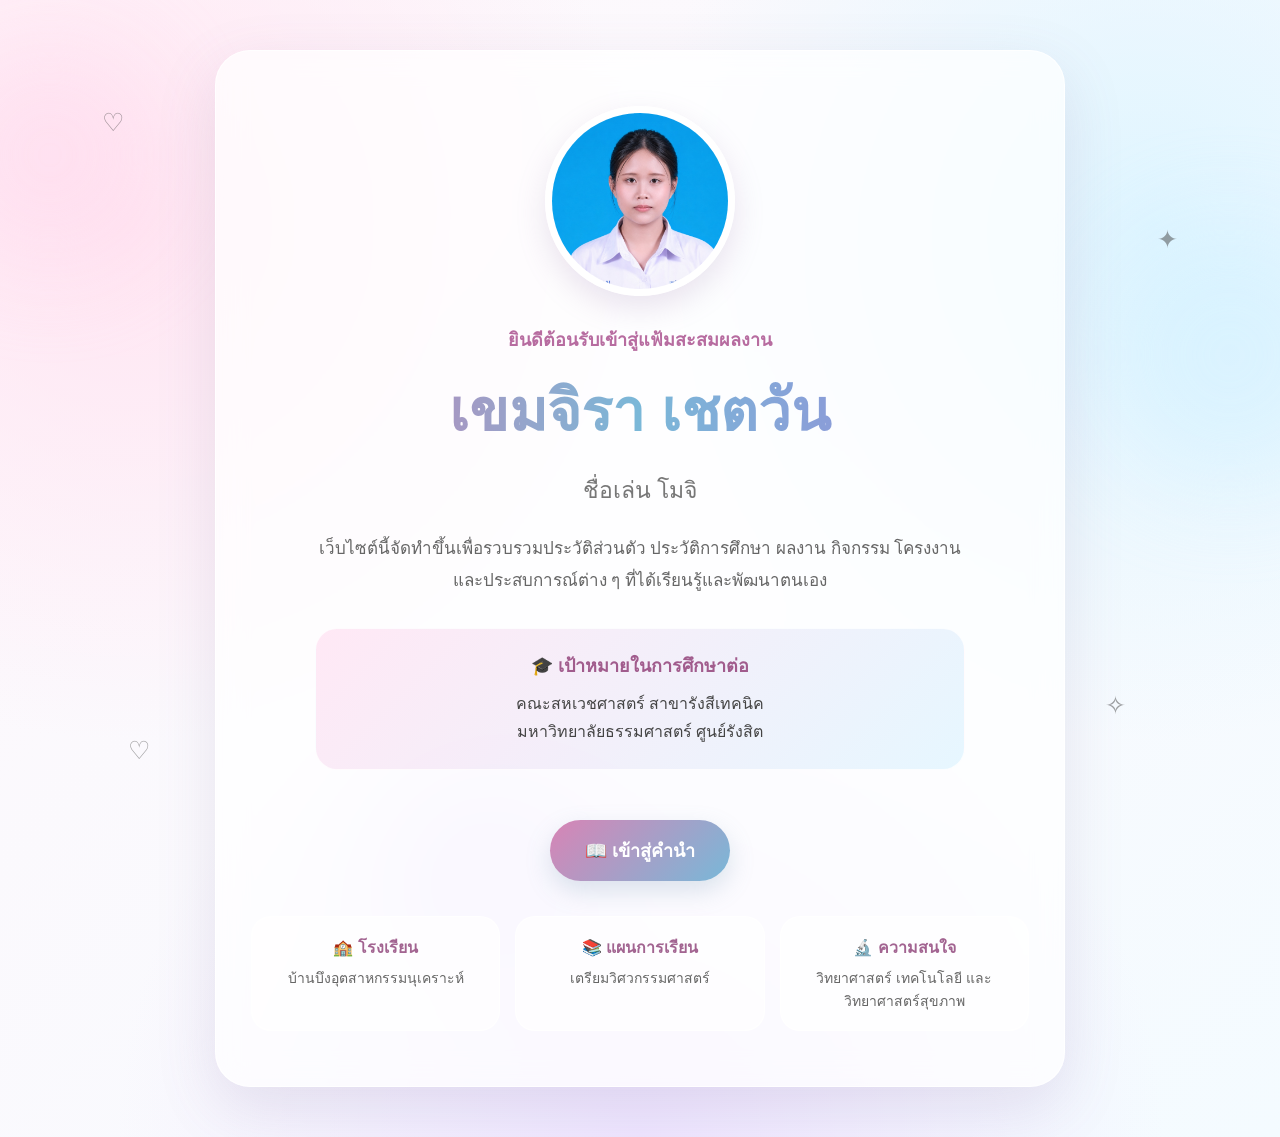
<file: index.html>
<!DOCTYPE html>
<html lang="th">

<head>
    <meta charset="UTF-8">
    <meta name="viewport" content="width=device-width, initial-scale=1.0">

    <title>แฟ้มสะสมผลงาน | เขมจิรา เชตวัน</title>

    <style>
        * {
            box-sizing: border-box;
            margin: 0;
            padding: 0;
        }

        html {
            scroll-behavior: smooth;
        }

        body {
            font-family: Arial, Tahoma, sans-serif;
            min-height: 100vh;
            background:
                radial-gradient(circle at 10% 20%, #ffe5f2 0%, transparent 35%),
                radial-gradient(circle at 90% 20%, #dff5ff 0%, transparent 35%),
                radial-gradient(circle at 50% 100%, #eee5ff 0%, transparent 40%),
                linear-gradient(135deg, #fff8fc, #f4fbff);
            color: #444;
            overflow-x: hidden;
        }

        /* =========================
           พื้นหลังลอย
        ========================= */

        .blob {
            position: fixed;
            border-radius: 50%;
            filter: blur(50px);
            opacity: 0.45;
            z-index: -1;
        }

        .blob1 {
            width: 220px;
            height: 220px;
            background: #ffd6eb;
            top: 5%;
            left: -60px;
        }

        .blob2 {
            width: 260px;
            height: 260px;
            background: #ccefff;
            right: -80px;
            top: 25%;
        }

        .blob3 {
            width: 200px;
            height: 200px;
            background: #dfd2ff;
            left: 30%;
            bottom: -70px;
        }

        /* =========================
           กล่องหลัก
        ========================= */

        .container {
            width: min(1100px, 92%);
            margin: auto;
            min-height: 100vh;
            display: flex;
            justify-content: center;
            align-items: center;
            padding: 50px 0;
        }

        .card {
            width: 100%;
            max-width: 850px;
            padding: 55px 35px;
            text-align: center;

            background: rgba(255, 255, 255, 0.72);
            border: 1px solid rgba(255, 255, 255, 0.8);
            border-radius: 35px;

            box-shadow:
                0 20px 60px rgba(120, 100, 150, 0.15);

            backdrop-filter: blur(15px);
            -webkit-backdrop-filter: blur(15px);
        }

        /* =========================
           รูปโปรไฟล์
        ========================= */

        .profile {
            width: 190px;
            height: 190px;
            object-fit: cover;
            border-radius: 50%;

            border: 7px solid rgba(255, 255, 255, 0.9);

            box-shadow:
                0 12px 30px rgba(150, 120, 170, 0.2);

            margin-bottom: 25px;
        }

        /* =========================
           ข้อความ
        ========================= */

        .welcome {
            color: #b76ca0;
            font-size: 18px;
            margin-bottom: 10px;
            font-weight: bold;
        }

        h1 {
            font-size: clamp(32px, 6vw, 58px);
            margin-bottom: 15px;

            background: linear-gradient(
                90deg,
                #d477ad,
                #7ab8d8,
                #9b82d8
            );

            -webkit-background-clip: text;
            -webkit-text-fill-color: transparent;
            background-clip: text;
        }

        .nickname {
            font-size: 23px;
            color: #777;
            margin-bottom: 25px;
        }

        .description {
            max-width: 650px;
            margin: auto;
            line-height: 1.9;
            font-size: 17px;
            color: #666;
        }

        .target {
            margin: 30px auto;
            max-width: 650px;
            padding: 22px;

            border-radius: 22px;

            background:
                linear-gradient(
                    135deg,
                    rgba(255, 225, 242, 0.75),
                    rgba(222, 244, 255, 0.75)
                );

            border: 1px solid rgba(255,255,255,0.8);
        }

        .target-title {
            font-size: 18px;
            font-weight: bold;
            color: #a15c8d;
            margin-bottom: 10px;
        }

        .target p {
            line-height: 1.8;
        }

        /* =========================
           ปุ่มเข้าสู่คำนำ
        ========================= */

        .portfolio-btn {
            display: inline-block;

            margin-top: 20px;
            padding: 16px 35px;

            text-decoration: none;
            color: white;

            font-size: 18px;
            font-weight: bold;

            border-radius: 999px;

            background: linear-gradient(
                135deg,
                #d884b5,
                #78b8d8
            );

            box-shadow:
                0 10px 25px rgba(120, 150, 180, 0.25);

            transition: 0.25s ease;
        }

        .portfolio-btn:hover {
            transform: translateY(-4px);
            box-shadow:
                0 15px 30px rgba(120, 150, 180, 0.35);
        }

        /* =========================
           ข้อมูลสั้น
        ========================= */

        .info {
            margin-top: 35px;

            display: grid;
            grid-template-columns: repeat(3, 1fr);
            gap: 15px;
        }

        .info-box {
            padding: 18px;
            border-radius: 20px;

            background: rgba(255, 255, 255, 0.65);
            border: 1px solid rgba(255,255,255,0.8);
        }

        .info-box strong {
            display: block;
            margin-bottom: 7px;
            color: #a26491;
        }

        .info-box span {
            color: #666;
            font-size: 14px;
            line-height: 1.6;
        }

        /* =========================
           หัวใจลอย
        ========================= */

        .heart {
            position: fixed;
            font-size: 25px;
            opacity: 0.5;
            animation: float 5s infinite ease-in-out;
            pointer-events: none;
        }

        .heart1 {
            top: 12%;
            left: 8%;
        }

        .heart2 {
            top: 25%;
            right: 8%;
            animation-delay: 1s;
        }

        .heart3 {
            bottom: 15%;
            left: 10%;
            animation-delay: 2s;
        }

        .heart4 {
            bottom: 20%;
            right: 12%;
            animation-delay: 3s;
        }

        @keyframes float {
            0%, 100% {
                transform: translateY(0);
            }

            50% {
                transform: translateY(-18px);
            }
        }

        /* =========================
           มือถือ
        ========================= */

        @media (max-width: 700px) {

            .container {
                width: 94%;
                padding: 25px 0;
            }

            .card {
                padding: 40px 20px;
                border-radius: 28px;
            }

            .profile {
                width: 150px;
                height: 150px;
            }

            .description {
                font-size: 15px;
            }

            .info {
                grid-template-columns: 1fr;
            }

            .portfolio-btn {
                width: 100%;
                font-size: 16px;
            }
        }
    </style>
</head>

<body>

    <!-- พื้นหลัง -->
    <div class="blob blob1"></div>
    <div class="blob blob2"></div>
    <div class="blob blob3"></div>

    <!-- หัวใจลอย -->
    <div class="heart heart1">♡</div>
    <div class="heart heart2">✦</div>
    <div class="heart heart3">♡</div>
    <div class="heart heart4">✧</div>

    <!-- เนื้อหาหลัก -->
    <div class="container">

        <div class="card">

            <!-- รูปโปรไฟล์ -->
            <img
                src="./profile.jpg.jpeg"
                alt="รูปโปรไฟล์"
                class="profile"
            >

            <div class="welcome">
                ยินดีต้อนรับเข้าสู่แฟ้มสะสมผลงาน
            </div>

            <h1>
                เขมจิรา เชตวัน
            </h1>

            <div class="nickname">
                ชื่อเล่น โมจิ
            </div>

            <p class="description">
                เว็บไซต์นี้จัดทำขึ้นเพื่อรวบรวมประวัติส่วนตัว
                ประวัติการศึกษา ผลงาน กิจกรรม
                โครงงาน และประสบการณ์ต่าง ๆ
                ที่ได้เรียนรู้และพัฒนาตนเอง
            </p>

            <div class="target">

                <div class="target-title">
                    🎓 เป้าหมายในการศึกษาต่อ
                </div>

                <p>
                    คณะสหเวชศาสตร์ สาขารังสีเทคนิค
                    <br>
                    มหาวิทยาลัยธรรมศาสตร์ ศูนย์รังสิต
                </p>

            </div>

            <!-- สำคัญมาก:
                 ปุ่มนี้ต้องไป introduction.html -->
            <a
                href="./introduction.html"
                class="portfolio-btn"
            >
                📖 เข้าสู่คำนำ
            </a>

            <!-- ข้อมูล -->
            <div class="info">

                <div class="info-box">
                    <strong>🏫 โรงเรียน</strong>
                    <span>
                        บ้านบึงอุตสาหกรรมนุเคราะห์
                    </span>
                </div>

                <div class="info-box">
                    <strong>📚 แผนการเรียน</strong>
                    <span>
                        เตรียมวิศวกรรมศาสตร์
                    </span>
                </div>

                <div class="info-box">
                    <strong>🔬 ความสนใจ</strong>
                    <span>
                        วิทยาศาสตร์ เทคโนโลยี
                        และวิทยาศาสตร์สุขภาพ
                    </span>
                </div>

            </div>

        </div>

    </div>

</body>
</html>
</file>
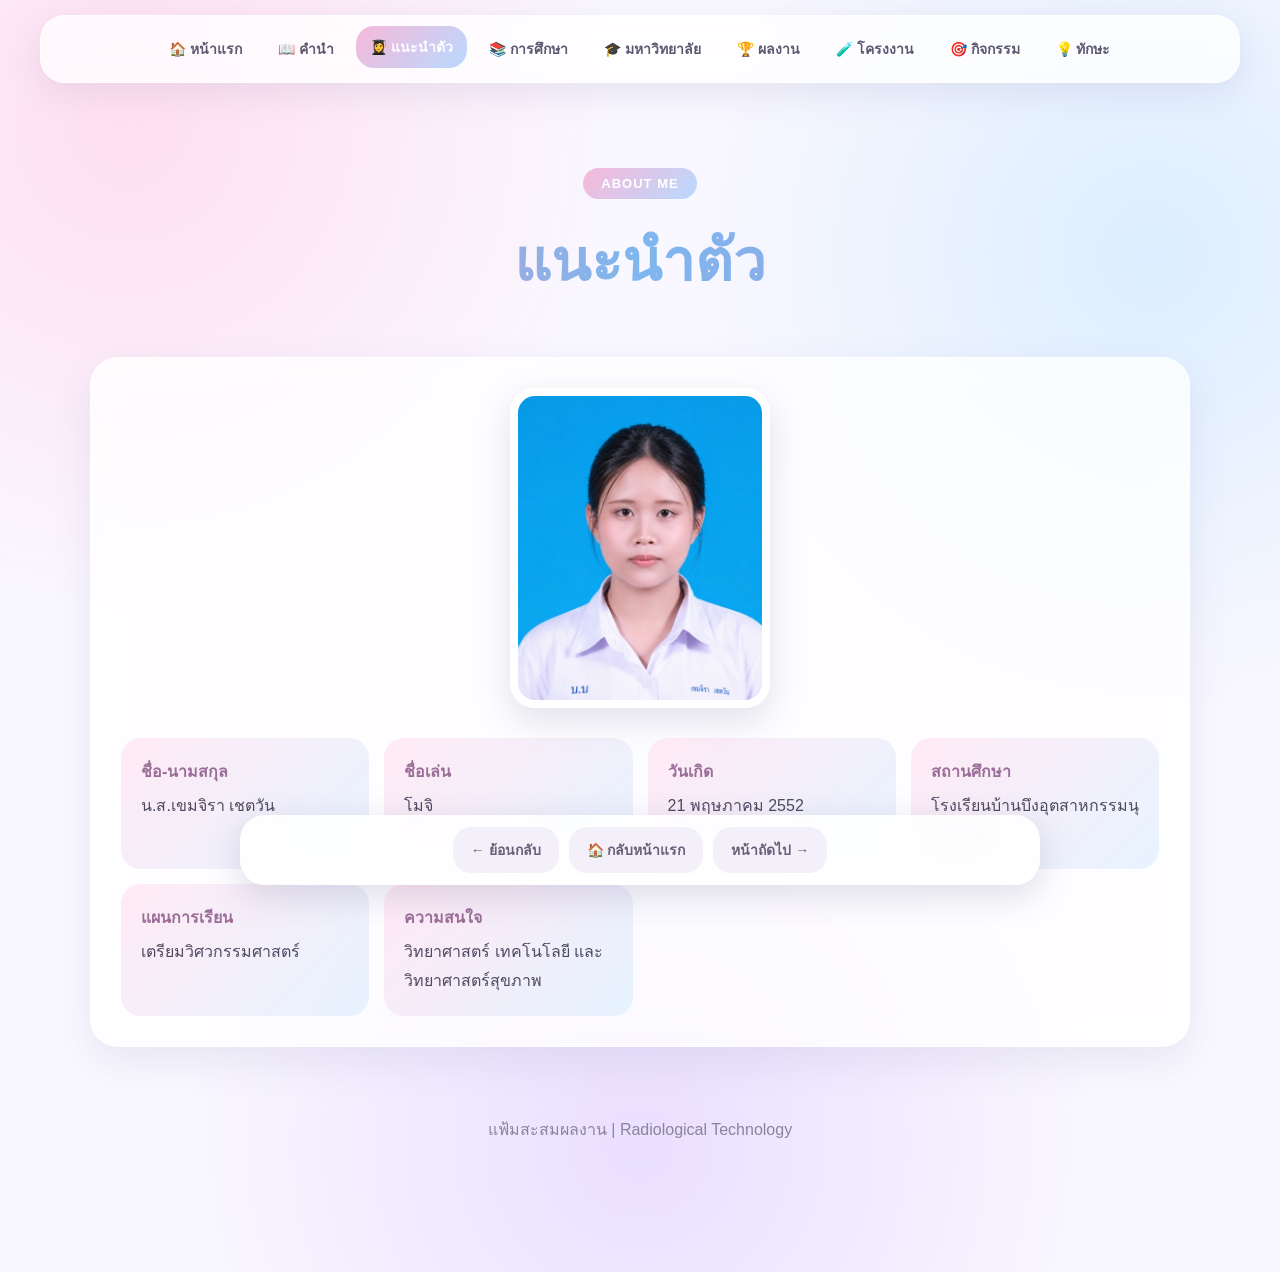
<file: about.html>
<!DOCTYPE html>
<html lang="th">

<head>

<meta charset="UTF-8">
<meta name="viewport" content="width=device-width, initial-scale=1.0">

<title>แนะนำตัว | Portfolio</title>

<link rel="stylesheet" href="./style.css">

</head>

<body>

<!-- =========================
     เมนูด้านบน
========================= -->

<div class="nav-container">

    <a href="./index.html">🏠 หน้าแรก</a>

    <a href="./introduction.html">📖 คำนำ</a>

    <a href="./about.html" class="active">👩‍🎓 แนะนำตัว</a>

    <a href="./education.html">📚 การศึกษา</a>

    <a href="./university.html">🎓 มหาวิทยาลัย</a>

    <a href="./portfolio.html">🏆 ผลงาน</a>

    <a href="./projects.html">🧪 โครงงาน</a>

    <a href="./practice.html">🎯 กิจกรรม</a>

    <a href="./skills.html">💡 ทักษะ</a>

</div>


<!-- =========================
     เนื้อหาหลัก
========================= -->

<main>

    <section class="hero">

        <span class="badge">
            ABOUT ME
        </span>

        <h1>
            แนะนำตัว
        </h1>

    </section>


    <!-- =========================
         ข้อมูลส่วนตัว
    ========================= -->

    <div class="card">

        <img
            src="./profile.jpg.jpeg"
            alt="รูปโปรไฟล์"
            class="profile-img"
        >


        <div class="info-grid">

            <div class="info-box">
                <strong>ชื่อ-นามสกุล</strong>
                น.ส.เขมจิรา เชตวัน
            </div>


            <div class="info-box">
                <strong>ชื่อเล่น</strong>
                โมจิ
            </div>


            <div class="info-box">
                <strong>วันเกิด</strong>
                21 พฤษภาคม 2552
            </div>


            <div class="info-box">
                <strong>สถานศึกษา</strong>
                โรงเรียนบ้านบึงอุตสาหกรรมนุเคราะห์
            </div>


            <div class="info-box">
                <strong>แผนการเรียน</strong>
                เตรียมวิศวกรรมศาสตร์
            </div>


            <div class="info-box">
                <strong>ความสนใจ</strong>
                วิทยาศาสตร์ เทคโนโลยี
                และวิทยาศาสตร์สุขภาพ
            </div>

        </div>

    </div>

</main>


<!-- =========================
     ปุ่มด้านล่าง
========================= -->

<div class="bottom-nav">

    <a href="./introduction.html">
        ← ย้อนกลับ
    </a>


    <a href="./index.html">
        🏠 กลับหน้าแรก
    </a>


    <a href="./education.html">
        หน้าถัดไป →
    </a>

</div>


<!-- =========================
     Footer
========================= -->

<footer>
    แฟ้มสะสมผลงาน | Radiological Technology
</footer>


</body>
</html>
</file>
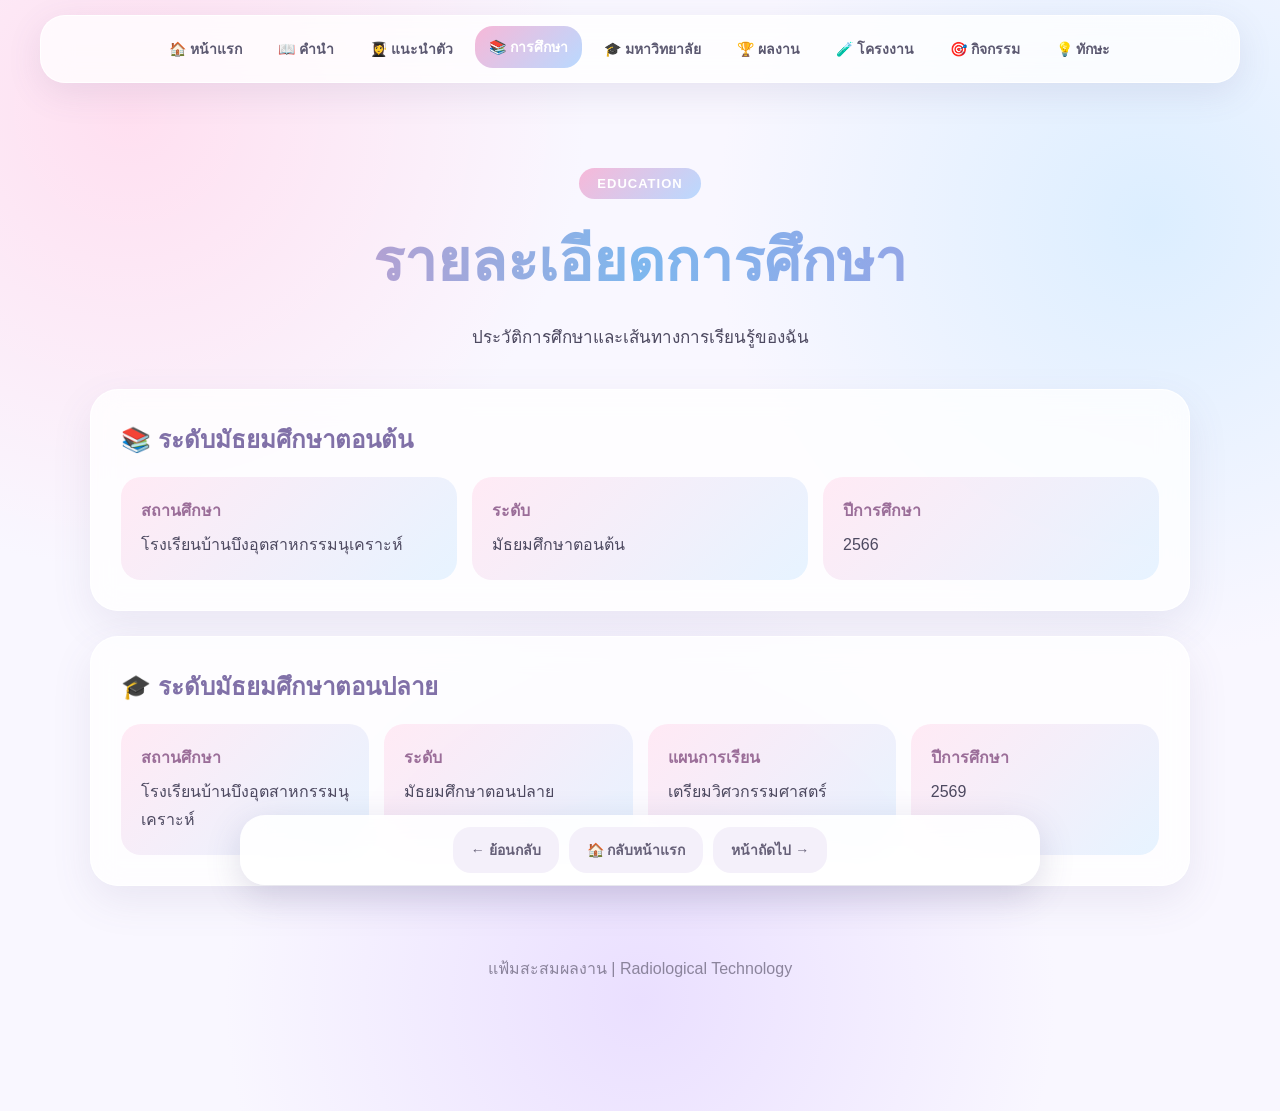
<file: education.html>
<!DOCTYPE html>
<html lang="th">

<head>
    <meta charset="UTF-8">
    <meta name="viewport" content="width=device-width, initial-scale=1.0">

    <title>การศึกษา | Portfolio</title>

    <link rel="stylesheet" href="./style.css">
</head>

<body>

    <!-- ==============================
         เมนูด้านบน
    =============================== -->

    <div class="nav-container">

        <a href="./index.html">🏠 หน้าแรก</a>

        <a href="./introduction.html">📖 คำนำ</a>

        <a href="./about.html">👩‍🎓 แนะนำตัว</a>

        <a href="./education.html" class="active">
            📚 การศึกษา
        </a>

        <a href="./university.html">🎓 มหาวิทยาลัย</a>

        <a href="./portfolio.html">🏆 ผลงาน</a>

        <a href="./projects.html">🧪 โครงงาน</a>

        <a href="./practice.html">🎯 กิจกรรม</a>

        <a href="./skills.html">💡 ทักษะ</a>

    </div>


    <!-- ==============================
         เนื้อหาหลัก
    =============================== -->

    <main>

        <!-- หัวข้อ -->

        <section class="hero">

            <span class="badge">
                EDUCATION
            </span>

            <h1>
                รายละเอียดการศึกษา
            </h1>

            <p>
                ประวัติการศึกษาและเส้นทางการเรียนรู้ของฉัน
            </p>

        </section>


        <!-- ==============================
             มัธยมศึกษาตอนต้น
        =============================== -->

        <div class="card">

            <h2>
                📚 ระดับมัธยมศึกษาตอนต้น
            </h2>

            <div class="info-grid">

                <div class="info-box">

                    <strong>
                        สถานศึกษา
                    </strong>

                    <span>
                        โรงเรียนบ้านบึงอุตสาหกรรมนุเคราะห์
                    </span>

                </div>


                <div class="info-box">

                    <strong>
                        ระดับ
                    </strong>

                    <span>
                        มัธยมศึกษาตอนต้น
                    </span>

                </div>


                <div class="info-box">

                    <strong>
                        ปีการศึกษา
                    </strong>

                    <span>
                        2566
                    </span>

                </div>

            </div>

        </div>


        <!-- ==============================
             มัธยมศึกษาตอนปลาย
        =============================== -->

        <div class="card">

            <h2>
                🎓 ระดับมัธยมศึกษาตอนปลาย
            </h2>

            <div class="info-grid">

                <div class="info-box">

                    <strong>
                        สถานศึกษา
                    </strong>

                    <span>
                        โรงเรียนบ้านบึงอุตสาหกรรมนุเคราะห์
                    </span>

                </div>


                <div class="info-box">

                    <strong>
                        ระดับ
                    </strong>

                    <span>
                        มัธยมศึกษาตอนปลาย
                    </span>

                </div>


                <div class="info-box">

                    <strong>
                        แผนการเรียน
                    </strong>

                    <span>
                        เตรียมวิศวกรรมศาสตร์
                    </span>

                </div>


                <div class="info-box">

                    <strong>
                        ปีการศึกษา
                    </strong>

                    <span>
                        2569
                    </span>

                </div>

            </div>

        </div>

    </main>


    <!-- ==============================
         ปุ่มด้านล่าง
    =============================== -->

    <div class="bottom-nav">

        <a href="./about.html">
            ← ย้อนกลับ
        </a>

        <a href="./index.html">
            🏠 กลับหน้าแรก
        </a>

        <a href="./university.html">
            หน้าถัดไป →
        </a>

    </div>


    <!-- ==============================
         Footer
    =============================== -->

    <footer>
        แฟ้มสะสมผลงาน | Radiological Technology
    </footer>

</body>
</html>
</file>
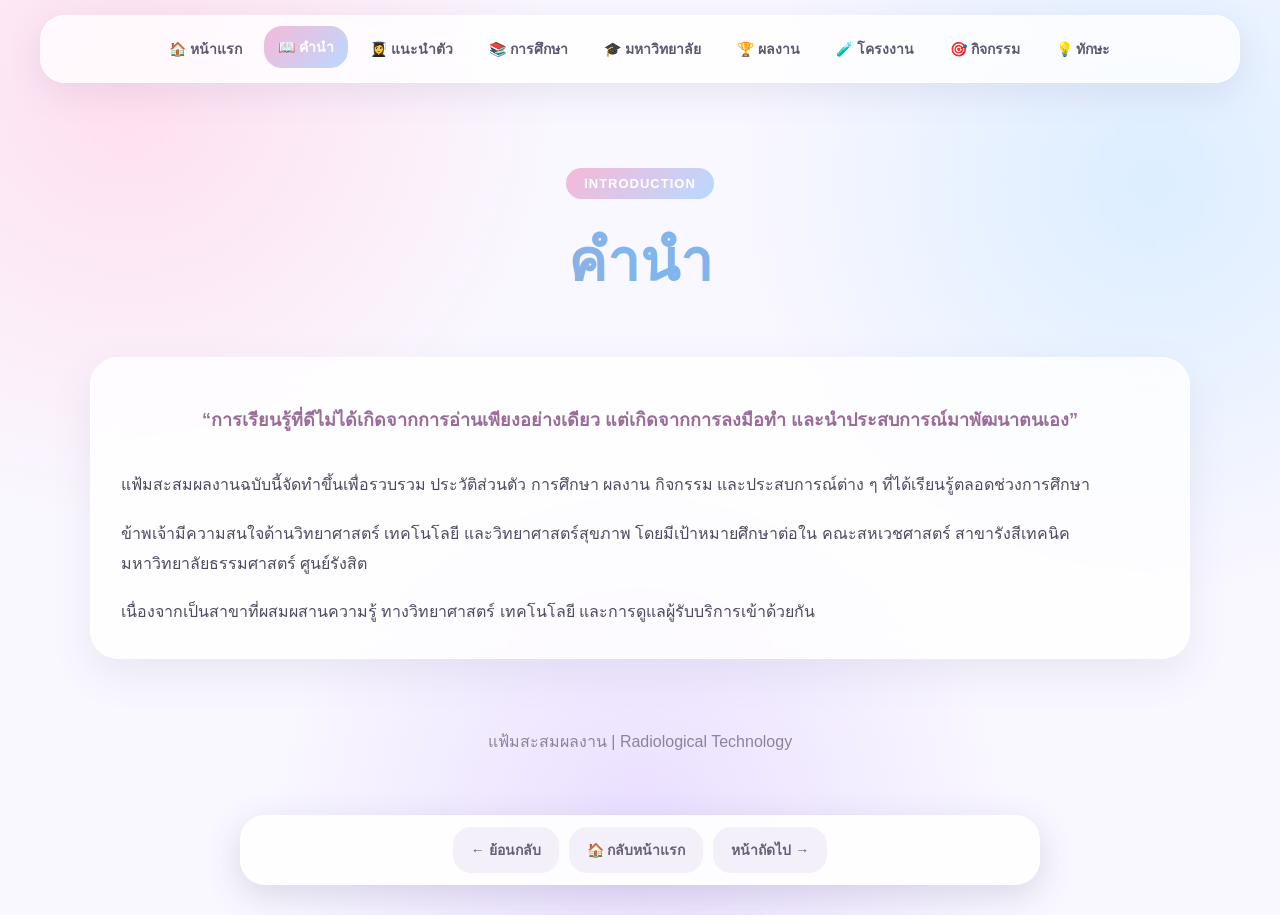
<file: introduction.html>
<!DOCTYPE html>
<html lang="th">

<head>

<meta charset="UTF-8">
<meta name="viewport" content="width=device-width, initial-scale=1.0">

<title>คำนำ | Portfolio</title>

<link rel="stylesheet" href="./style.css">

</head>

<body>

<!-- =========================
     เมนูด้านบน
========================= -->

<div class="nav-container">

    <a href="./index.html">🏠 หน้าแรก</a>

    <a href="./introduction.html" class="active">📖 คำนำ</a>

    <a href="./about.html">👩‍🎓 แนะนำตัว</a>

    <a href="./education.html">📚 การศึกษา</a>

    <a href="./university.html">🎓 มหาวิทยาลัย</a>

    <a href="./portfolio.html">🏆 ผลงาน</a>

    <a href="./projects.html">🧪 โครงงาน</a>

    <a href="./practice.html">🎯 กิจกรรม</a>

    <a href="./skills.html">💡 ทักษะ</a>

</div>


<!-- =========================
     เนื้อหาหลัก
========================= -->

<main>

    <section class="hero">

        <span class="badge">
            INTRODUCTION
        </span>

        <h1>
            คำนำ
        </h1>

    </section>


    <div class="card">

        <p class="quote">

            “การเรียนรู้ที่ดีไม่ได้เกิดจากการอ่านเพียงอย่างเดียว
            แต่เกิดจากการลงมือทำ
            และนำประสบการณ์มาพัฒนาตนเอง”

        </p>


        <br>


        <p>

            แฟ้มสะสมผลงานฉบับนี้จัดทำขึ้นเพื่อรวบรวม
            ประวัติส่วนตัว การศึกษา ผลงาน กิจกรรม
            และประสบการณ์ต่าง ๆ
            ที่ได้เรียนรู้ตลอดช่วงการศึกษา

        </p>


        <br>


        <p>

            ข้าพเจ้ามีความสนใจด้านวิทยาศาสตร์
            เทคโนโลยี และวิทยาศาสตร์สุขภาพ
            โดยมีเป้าหมายศึกษาต่อใน
            คณะสหเวชศาสตร์ สาขารังสีเทคนิค
            มหาวิทยาลัยธรรมศาสตร์ ศูนย์รังสิต

        </p>


        <br>


        <p>

            เนื่องจากเป็นสาขาที่ผสมผสานความรู้
            ทางวิทยาศาสตร์ เทคโนโลยี
            และการดูแลผู้รับบริการเข้าด้วยกัน

        </p>

    </div>

</main>


<!-- =========================
     ปุ่มด้านล่าง
========================= -->

<div class="bottom-nav">

    <a href="./index.html">
        ← ย้อนกลับ
    </a>


    <a href="./index.html">
        🏠 กลับหน้าแรก
    </a>


    <a href="./about.html">
        หน้าถัดไป →
    </a>

</div>


<!-- =========================
     Footer
========================= -->

<footer>
    แฟ้มสะสมผลงาน | Radiological Technology
</footer>


</body>
</html>
</file>
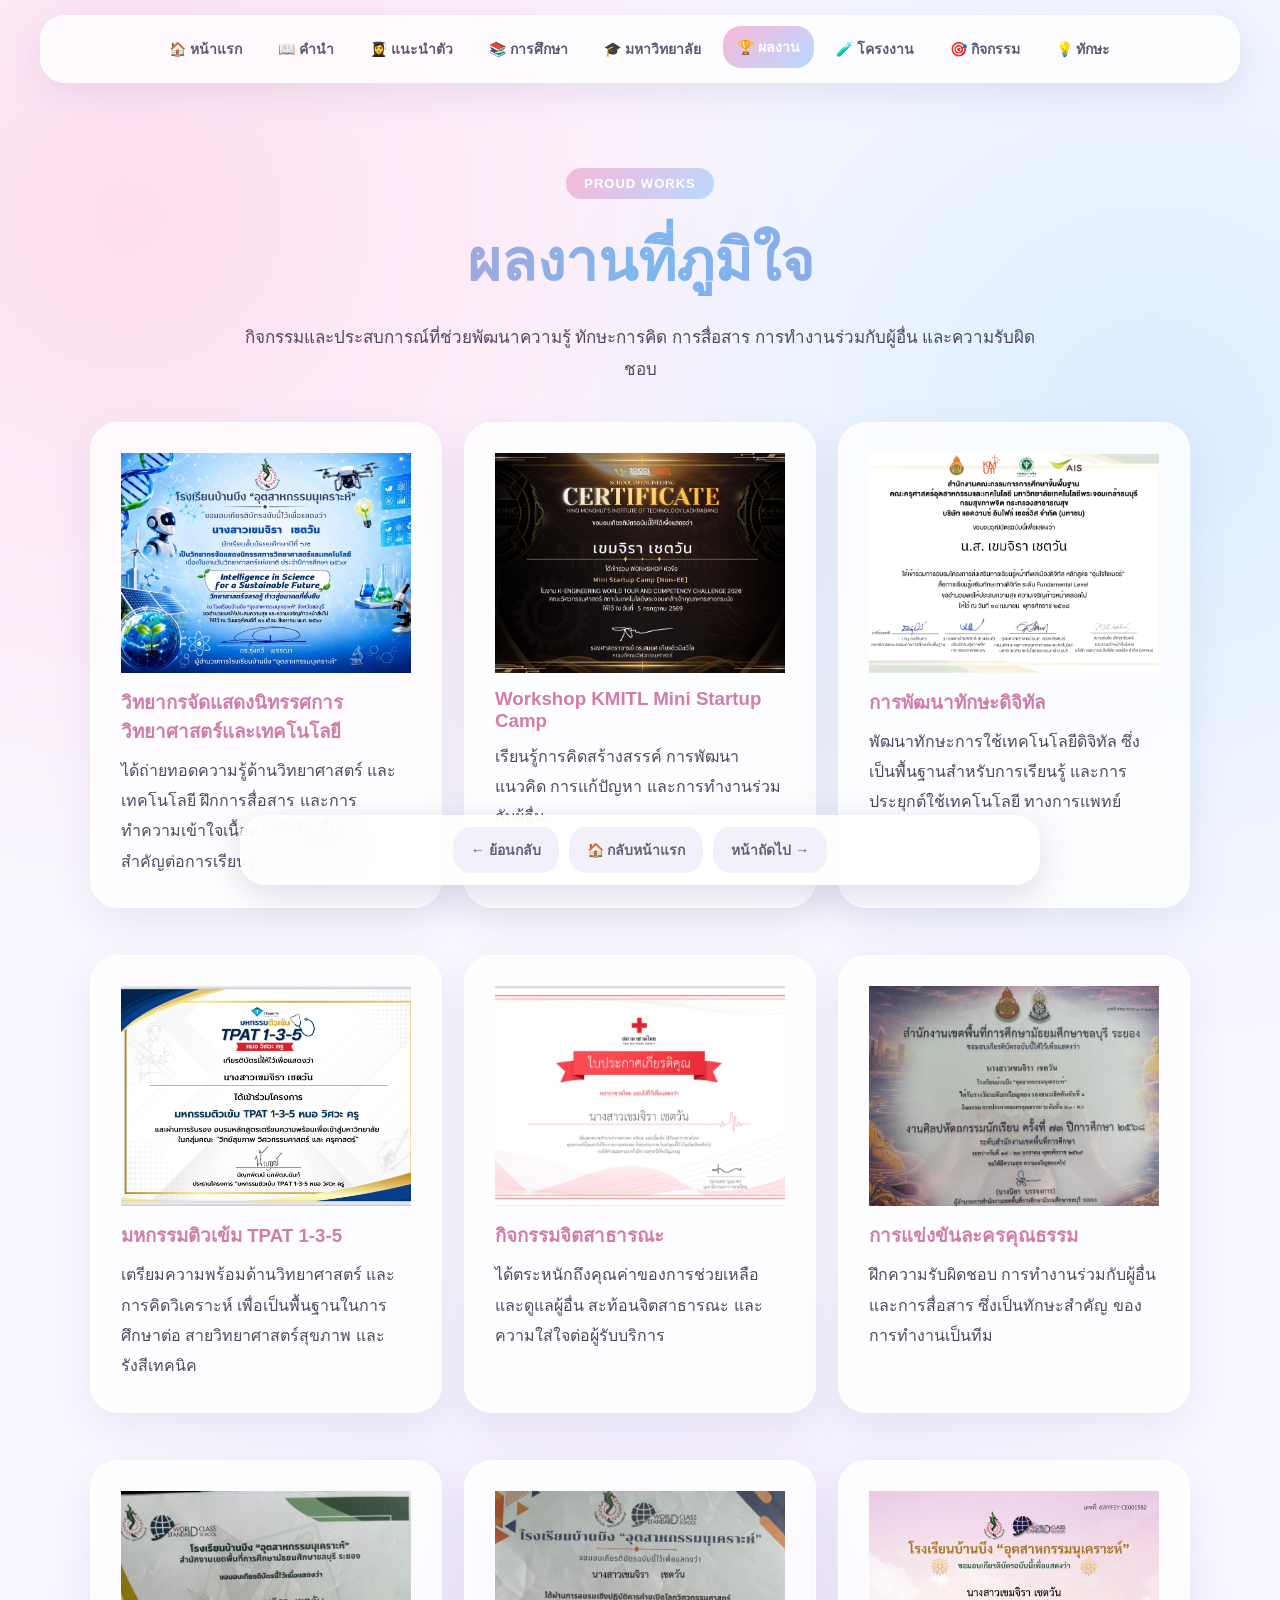
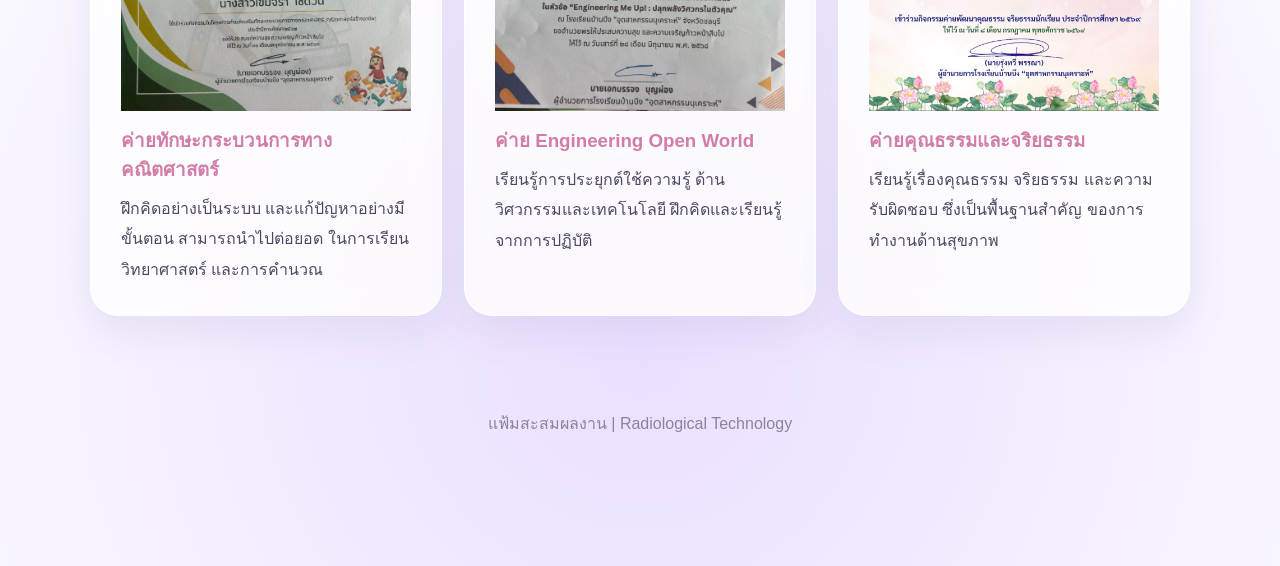
<file: portfolio.html>
<!DOCTYPE html>
<html lang="th">

<head>

<meta charset="UTF-8">
<meta name="viewport" content="width=device-width, initial-scale=1.0">

<title>ผลงานที่ภูมิใจ | Portfolio</title>

<link rel="stylesheet" href="style.css">

</head>

<body>

<div class="nav-container">

<a href="index.html">🏠 หน้าแรก</a>
<a href="introduction.html">📖 คำนำ</a>
<a href="about.html">👩‍🎓 แนะนำตัว</a>
<a href="education.html">📚 การศึกษา</a>
<a href="university.html">🎓 มหาวิทยาลัย</a>
<a href="portfolio.html" class="active">🏆 ผลงาน</a>
<a href="projects.html">🧪 โครงงาน</a>
<a href="practice.html">🎯 กิจกรรม</a>
<a href="skills.html">💡 ทักษะ</a>

</div>


<main>

<section class="hero">

<span class="badge">
PROUD WORKS
</span>

<h1>
ผลงานที่ภูมิใจ
</h1>

<p>
กิจกรรมและประสบการณ์ที่ช่วยพัฒนาความรู้
ทักษะการคิด การสื่อสาร
การทำงานร่วมกับผู้อื่น
และความรับผิดชอบ
</p>

</section>


<div class="grid">


<!-- 1 -->

<div class="card">

<img
src="work1.jpg.jpeg"
class="work-img"
alt="วิทยากรจัดแสดงนิทรรศการวิทยาศาสตร์และเทคโนโลยี"
>

<h3>
วิทยากรจัดแสดงนิทรรศการวิทยาศาสตร์และเทคโนโลยี
</h3>

<p>
ได้ถ่ายทอดความรู้ด้านวิทยาศาสตร์
และเทคโนโลยี ฝึกการสื่อสาร
และการทำความเข้าใจเนื้อหา
ซึ่งเป็นพื้นฐานสำคัญต่อการเรียนรู้
ด้านรังสีเทคนิค
</p>

</div>


<!-- 2 -->

<div class="card">

<img
src="work2.jpg.jpeg"
class="work-img"
alt="Mini Startup Camp"
>

<h3>
Workshop KMITL Mini Startup Camp
</h3>

<p>
เรียนรู้การคิดสร้างสรรค์
การพัฒนาแนวคิด
การแก้ปัญหา
และการทำงานร่วมกับผู้อื่น
</p>

</div>


<!-- 3 -->

<div class="card">

<img
src="IMG_0817.png"
class="work-img"
alt="กิจกรรมทักษะดิจิทัล"
>

<h3>
การพัฒนาทักษะดิจิทัล
</h3>

<p>
พัฒนาทักษะการใช้เทคโนโลยีดิจิทัล
ซึ่งเป็นพื้นฐานสำหรับการเรียนรู้
และการประยุกต์ใช้เทคโนโลยี
ทางการแพทย์
</p>

</div>


<!-- 4 -->

<div class="card">

<img
src="IMG_3586.jpeg"
class="work-img"
alt="มหกรรมติวเข้ม TPAT"
>

<h3>
มหกรรมติวเข้ม TPAT 1-3-5
</h3>

<p>
เตรียมความพร้อมด้านวิทยาศาสตร์
และการคิดวิเคราะห์
เพื่อเป็นพื้นฐานในการศึกษาต่อ
สายวิทยาศาสตร์สุขภาพ
และรังสีเทคนิค
</p>

</div>


<!-- 5 -->

<div class="card">

<img
src="IMG_3373.jpeg"
class="work-img"
alt="กิจกรรมจิตสาธารณะ"
>

<h3>
กิจกรรมจิตสาธารณะ
</h3>

<p>
ได้ตระหนักถึงคุณค่าของการช่วยเหลือ
และดูแลผู้อื่น
สะท้อนจิตสาธารณะ
และความใส่ใจต่อผู้รับบริการ
</p>

</div>


<!-- 6 -->

<div class="card">

<img
src="IMG_3371.jpeg"
class="work-img"
alt="การแข่งขันละครคุณธรรม"
>

<h3>
การแข่งขันละครคุณธรรม
</h3>

<p>
ฝึกความรับผิดชอบ
การทำงานร่วมกับผู้อื่น
และการสื่อสาร
ซึ่งเป็นทักษะสำคัญ
ของการทำงานเป็นทีม
</p>

</div>


<!-- 7 -->

<div class="card">

<img
src="IMG_3370.jpeg"
class="work-img"
alt="ค่ายทักษะกระบวนการทางคณิตศาสตร์"
>

<h3>
ค่ายทักษะกระบวนการทางคณิตศาสตร์
</h3>

<p>
ฝึกคิดอย่างเป็นระบบ
และแก้ปัญหาอย่างมีขั้นตอน
สามารถนำไปต่อยอด
ในการเรียนวิทยาศาสตร์
และการคำนวณ
</p>

</div>


<!-- 8 -->

<div class="card">

<img
src="IMG_3369.jpeg"
class="work-img"
alt="ค่าย Engineering Open World"
>

<h3>
ค่าย Engineering Open World
</h3>

<p>
เรียนรู้การประยุกต์ใช้ความรู้
ด้านวิศวกรรมและเทคโนโลยี
ฝึกคิดและเรียนรู้จากการปฏิบัติ
</p>

</div>


<!-- 9 -->

<div class="card">

<img
src="IMG_1998.jpeg"
class="work-img"
alt="ค่ายคุณธรรมและจริยธรรม"
>

<h3>
ค่ายคุณธรรมและจริยธรรม
</h3>

<p>
เรียนรู้เรื่องคุณธรรม จริยธรรม
และความรับผิดชอบ
ซึ่งเป็นพื้นฐานสำคัญ
ของการทำงานด้านสุขภาพ
</p>

</div>


</div>

</main>


<div class="bottom-nav">

<a href="university.html">
← ย้อนกลับ
</a>

<a href="index.html">
🏠 กลับหน้าแรก
</a>

<a href="projects.html">
หน้าถัดไป →
</a>

</div>


<footer>
แฟ้มสะสมผลงาน | Radiological Technology
</footer>

</body>
</html>
</file>
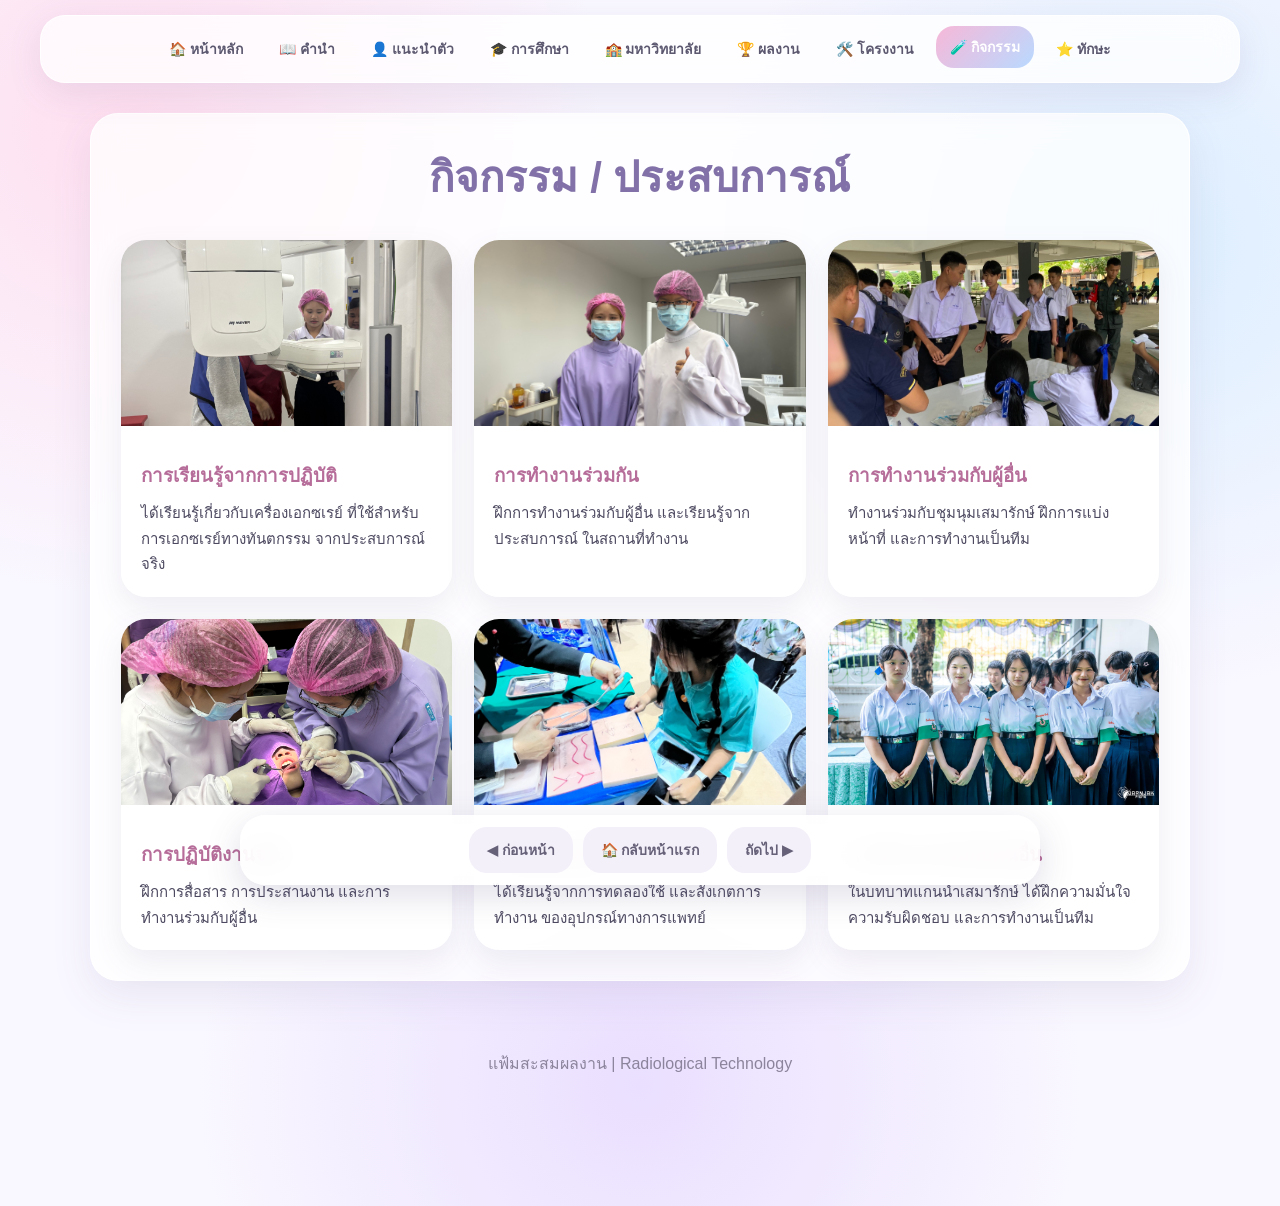
<file: practice.html>
<!DOCTYPE html>
<html lang="th">

<head>

<meta charset="UTF-8">
<meta name="viewport" content="width=device-width, initial-scale=1.0">

<title>Portfolio | กิจกรรม</title>

<link rel="stylesheet" href="./style.css">

<style>

/* =========================
   รูปกิจกรรมแนวนอน
========================= */

.activity-img {
    width: 100%;
    aspect-ratio: 16 / 9;
    height: auto;
    object-fit: cover;
    display: block;
    border-radius: 20px 20px 0 0;
}

/* ทำให้การ์ดดูพอดี */
.activity-card {
    overflow: hidden;
}

/* ปรับขนาดช่องกิจกรรม */
.activity-card .work-content {
    padding: 20px;
}

</style>

</head>


<body>

<!-- =========================
     เมนูด้านบน
========================= -->

<nav class="nav-container">

    <div class="nav">

        <a href="./index.html">
            🏠 หน้าหลัก
        </a>

        <a href="./introduction.html">
            📖 คำนำ
        </a>

        <a href="./about.html">
            👤 แนะนำตัว
        </a>

        <a href="./education.html">
            🎓 การศึกษา
        </a>

        <a href="./university.html">
            🏫 มหาวิทยาลัย
        </a>

        <a href="./portfolio.html">
            🏆 ผลงาน
        </a>

        <a href="./projects.html">
            🛠️ โครงงาน
        </a>

        <a href="./practice.html" class="active">
            🧪 กิจกรรม
        </a>

        <a href="./skills.html">
            ⭐ ทักษะ
        </a>

    </div>

</nav>


<!-- =========================
     เนื้อหาหลัก
========================= -->

<main class="page">

    <div class="container">

        <div class="card">

            <h1 class="page-title">
                กิจกรรม / ประสบการณ์
            </h1>


            <div class="grid">


                <!-- กิจกรรม 1 -->

                <div class="work-card activity-card">

                    <img
                        src="./IMG_8061.jpeg"
                        class="activity-img"
                        alt="การเรียนรู้จากการปฏิบัติ"
                    >

                    <div class="work-content">

                        <h3>
                            การเรียนรู้จากการปฏิบัติ
                        </h3>

                        <p>
                            ได้เรียนรู้เกี่ยวกับเครื่องเอกซเรย์
                            ที่ใช้สำหรับการเอกซเรย์ทางทันตกรรม
                            จากประสบการณ์จริง
                        </p>

                    </div>

                </div>


                <!-- กิจกรรม 2 -->

                <div class="work-card activity-card">

                    <img
                        src="./IMG_8084.jpeg"
                        class="activity-img"
                        alt="การทำงานร่วมกัน"
                    >

                    <div class="work-content">

                        <h3>
                            การทำงานร่วมกัน
                        </h3>

                        <p>
                            ฝึกการทำงานร่วมกับผู้อื่น
                            และเรียนรู้จากประสบการณ์
                            ในสถานที่ทำงาน
                        </p>

                    </div>

                </div>


                <!-- กิจกรรม 3 -->

                <div class="work-card activity-card">

                    <img
                        src="./IMG_0749.jpeg"
                        class="activity-img"
                        alt="การทำงานร่วมกับผู้อื่น"
                    >

                    <div class="work-content">

                        <h3>
                            การทำงานร่วมกับผู้อื่น
                        </h3>

                        <p>
                            ทำงานร่วมกับชุมนุมเสมารักษ์
                            ฝึกการแบ่งหน้าที่
                            และการทำงานเป็นทีม
                        </p>

                    </div>

                </div>


                <!-- กิจกรรม 4 -->

                <div class="work-card activity-card">

                    <img
                        src="./IMG_8101.jpeg"
                        class="activity-img"
                        alt="การปฏิบัติงานจริง"
                    >

                    <div class="work-content">

                        <h3>
                            การปฏิบัติงานจริง
                        </h3>

                        <p>
                            ฝึกการสื่อสาร
                            การประสานงาน
                            และการทำงานร่วมกับผู้อื่น
                        </p>

                    </div>

                </div>


                <!-- กิจกรรม 5 -->

                <div class="work-card activity-card">

                    <img
                        src="./IMG_1286.jpeg"
                        class="activity-img"
                        alt="การทดลองใช้"
                    >

                    <div class="work-content">

                        <h3>
                            การทดลองใช้
                        </h3>

                        <p>
                            ได้เรียนรู้จากการทดลองใช้
                            และสังเกตการทำงาน
                            ของอุปกรณ์ทางการแพทย์
                        </p>

                    </div>

                </div>


                <!-- กิจกรรม 6 -->

                <div class="work-card activity-card">

                    <img
                        src="./IMG_8454.jpeg"
                        class="activity-img"
                        alt="การทำงานร่วมกับคนอื่น"
                    >

                    <div class="work-content">

                        <h3>
                            การทำงานร่วมกับคนอื่น
                        </h3>

                        <p>
                            ในบทบาทแกนนำเสมารักษ์
                            ได้ฝึกความมั่นใจ
                            ความรับผิดชอบ
                            และการทำงานเป็นทีม
                        </p>

                    </div>

                </div>


            </div>

        </div>

    </div>

</main>


<!-- =========================
     ปุ่มด้านล่าง
========================= -->

<div class="bottom-nav">

    <a href="./projects.html">
        ◀ ก่อนหน้า
    </a>

    <a href="./index.html">
        🏠 กลับหน้าแรก
    </a>

    <a href="./skills.html">
        ถัดไป ▶
    </a>

</div>


<!-- =========================
     Footer
========================= -->

<footer>

    แฟ้มสะสมผลงาน | Radiological Technology

</footer>


</body>
</html>
</file>
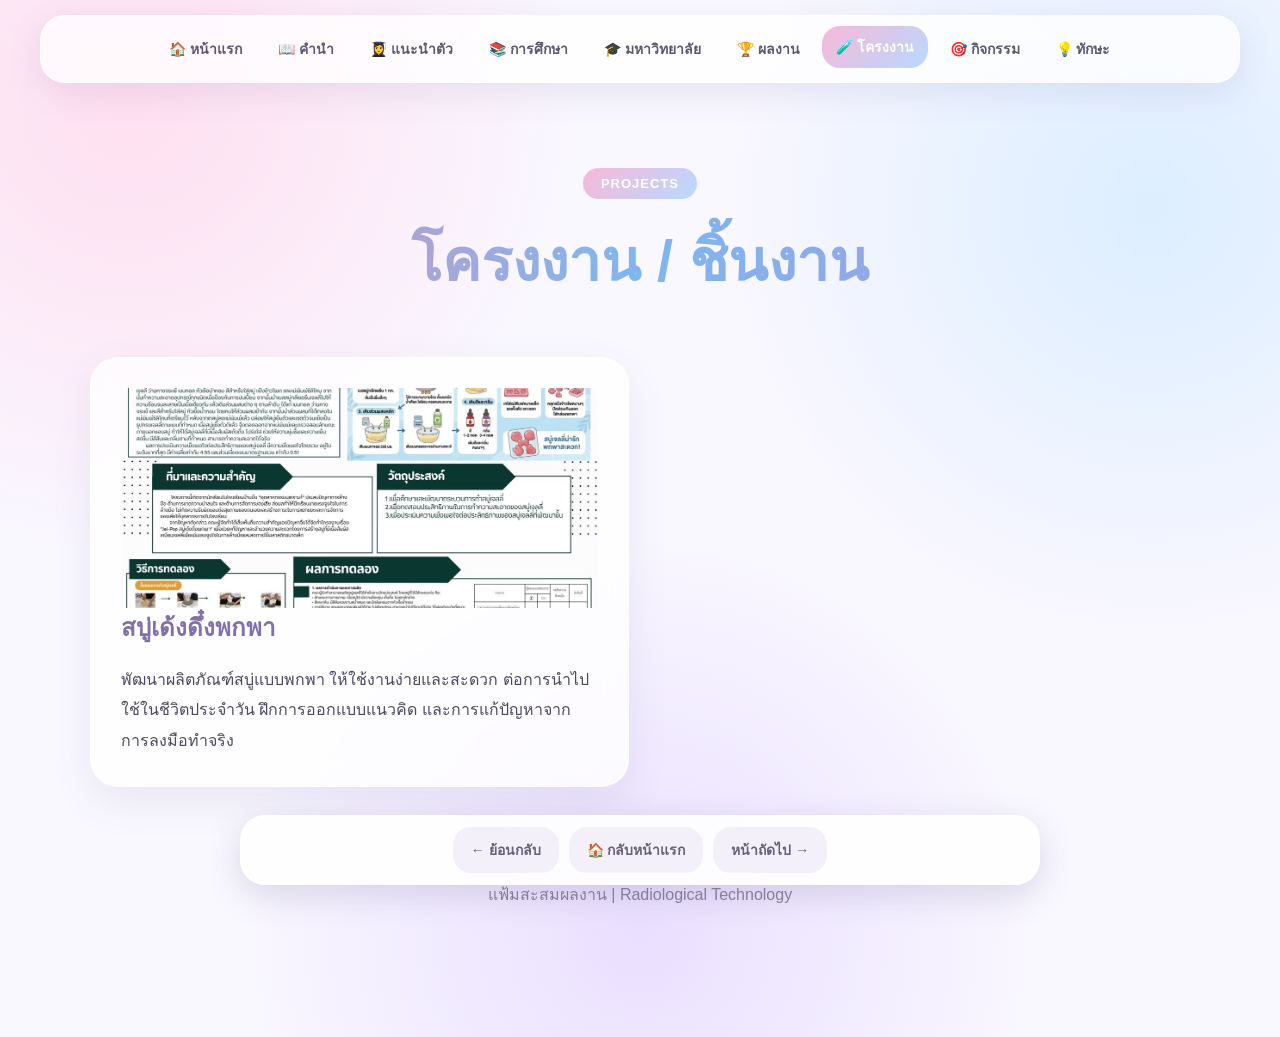
<file: projects.html>
<!DOCTYPE html>
<html lang="th">

<head>

<meta charset="UTF-8">
<meta name="viewport" content="width=device-width, initial-scale=1.0">

<title>โครงงาน | Portfolio</title>

<link rel="stylesheet" href="./style.css">

</head>

<body>

<!-- =========================
     เมนูด้านบน
========================= -->

<div class="nav-container">

    <a href="./index.html">
        🏠 หน้าแรก
    </a>

    <a href="./introduction.html">
        📖 คำนำ
    </a>

    <a href="./about.html">
        👩‍🎓 แนะนำตัว
    </a>

    <a href="./education.html">
        📚 การศึกษา
    </a>

    <a href="./university.html">
        🎓 มหาวิทยาลัย
    </a>

    <a href="./portfolio.html">
        🏆 ผลงาน
    </a>

    <a href="./projects.html" class="active">
        🧪 โครงงาน
    </a>

    <a href="./practice.html">
        🎯 กิจกรรม
    </a>

    <a href="./skills.html">
        💡 ทักษะ
    </a>

</div>


<!-- =========================
     เนื้อหาหลัก
========================= -->

<main>

    <section class="hero">

        <span class="badge">
            PROJECTS
        </span>

        <h1>
            โครงงาน / ชิ้นงาน
        </h1>

    </section>


    <div class="grid two-grid">


        <!-- =========================
             โครงงาน
        ========================= -->

        <div class="card">

            <img
                src="./project1.jpg.jpeg"
                class="work-img project-img"
                alt="สบู่เด้งดึ๋งพกพา"
            >

            <h2>
                สบู่เด้งดึ๋งพกพา
            </h2>

            <p>
                พัฒนาผลิตภัณฑ์สบู่แบบพกพา
                ให้ใช้งานง่ายและสะดวก
                ต่อการนำไปใช้ในชีวิตประจำวัน
                ฝึกการออกแบบแนวคิด
                และการแก้ปัญหาจากการลงมือทำจริง
            </p>

        </div>


    </div>

</main>


<!-- =========================
     ปุ่มด้านล่าง
========================= -->

<div class="bottom-nav">

    <a href="./portfolio.html">
        ← ย้อนกลับ
    </a>

    <a href="./index.html">
        🏠 กลับหน้าแรก
    </a>

    <a href="./practice.html">
        หน้าถัดไป →
    </a>

</div>


<!-- =========================
     Footer
========================= -->

<footer>

    แฟ้มสะสมผลงาน | Radiological Technology

</footer>


</body>
</html>
</file>
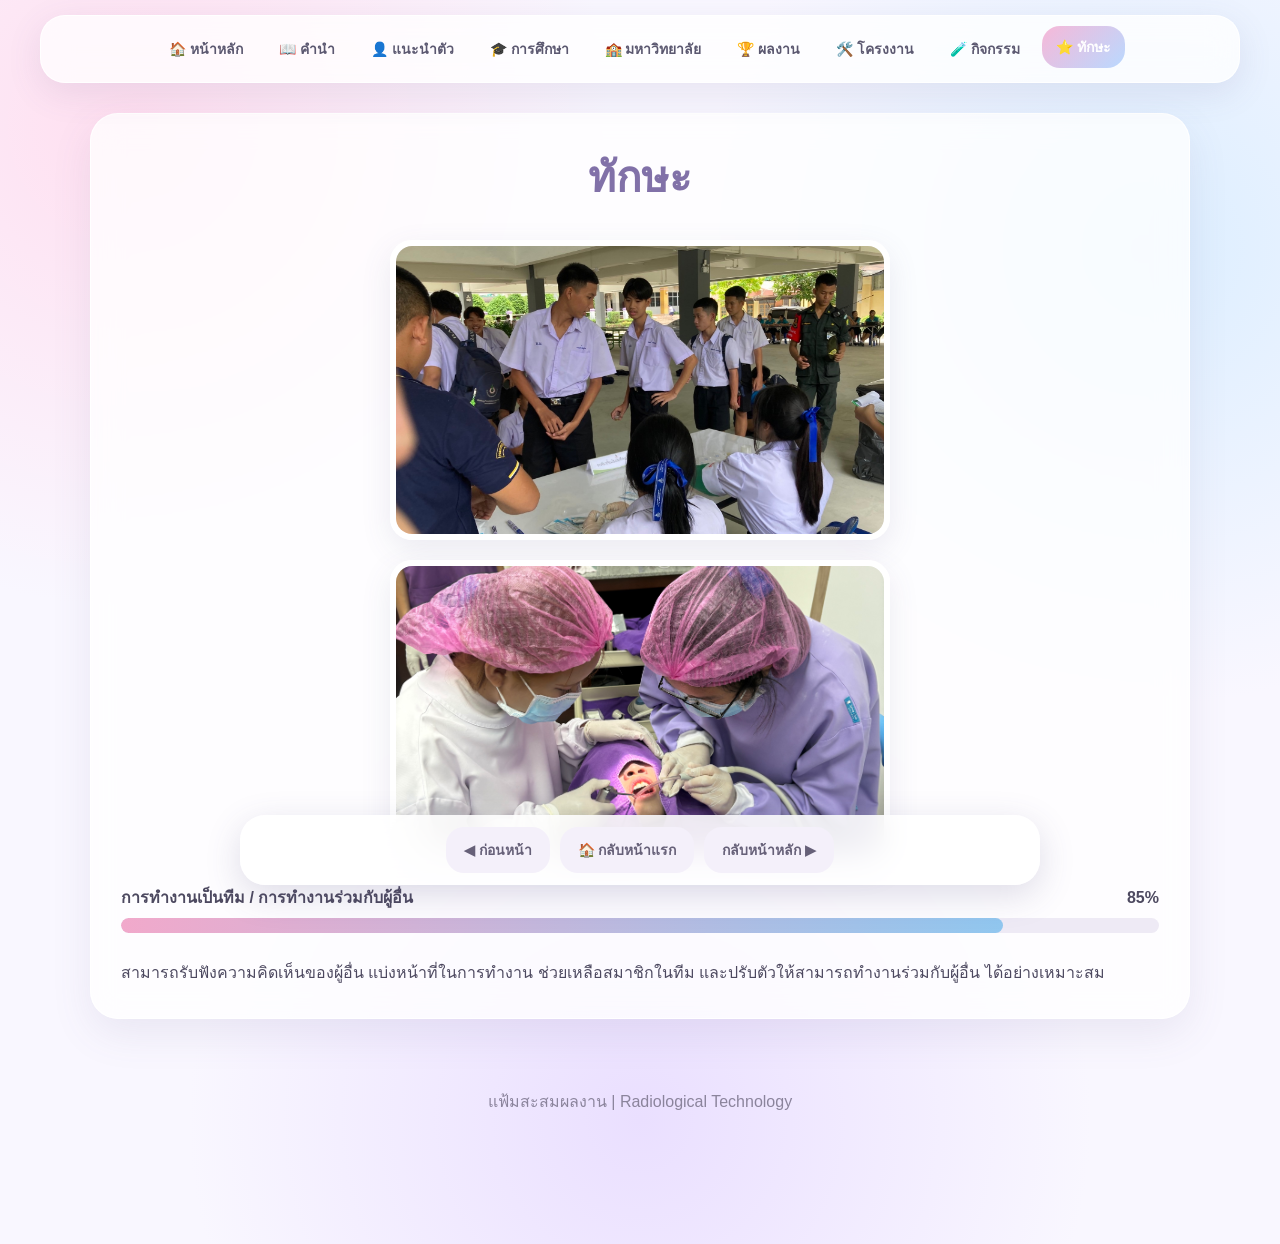
<file: skills.html>
<!DOCTYPE html>
<html lang="th">

<head>

<meta charset="UTF-8">
<meta name="viewport" content="width=device-width, initial-scale=1.0">

<title>Portfolio | ทักษะ</title>

<link rel="stylesheet" href="./style.css">

</head>


<body>

<!-- =========================
     เมนูด้านบน
========================= -->

<nav class="nav-container">

    <div class="nav">

        <a href="./index.html">
            🏠 หน้าหลัก
        </a>

        <a href="./introduction.html">
            📖 คำนำ
        </a>

        <a href="./about.html">
            👤 แนะนำตัว
        </a>

        <a href="./education.html">
            🎓 การศึกษา
        </a>

        <a href="./university.html">
            🏫 มหาวิทยาลัย
        </a>

        <a href="./portfolio.html">
            🏆 ผลงาน
        </a>

        <a href="./projects.html">
            🛠️ โครงงาน
        </a>

        <a href="./practice.html">
            🧪 กิจกรรม
        </a>

        <a href="./skills.html" class="active">
            ⭐ ทักษะ
        </a>

    </div>

</nav>


<!-- =========================
     เนื้อหาหลัก
========================= -->

<main class="page">

    <div class="container">

        <div class="card">

            <h1 class="page-title">
                ทักษะ
            </h1>


            <!-- รูปภาพ -->

            <img
                src="./IMG_0749.jpeg"
                alt="กิจกรรมการทำงานร่วมกับผู้อื่น"
                class="content-image"
            >

            <img
                src="./IMG_8101.jpeg"
                alt="การปฏิบัติงานและการทำงานเป็นทีม"
                class="content-image"
            >


            <!-- =========================
                 ทักษะการทำงานเป็นทีม
            ========================= -->

            <div class="skill-box">

                <div class="skill-header">

                    <span>
                        การทำงานเป็นทีม / การทำงานร่วมกับผู้อื่น
                    </span>

                    <span>
                        85%
                    </span>

                </div>


                <div class="skill-bar">

                    <div
                        class="skill-fill"
                        style="width: 85%;"
                    ></div>

                </div>

            </div>


            <p>

                สามารถรับฟังความคิดเห็นของผู้อื่น
                แบ่งหน้าที่ในการทำงาน
                ช่วยเหลือสมาชิกในทีม
                และปรับตัวให้สามารถทำงานร่วมกับผู้อื่น
                ได้อย่างเหมาะสม

            </p>

        </div>

    </div>

</main>


<!-- =========================
     ปุ่มด้านล่าง
========================= -->

<div class="bottom-nav">

    <a href="./practice.html">
        ◀ ก่อนหน้า
    </a>

    <a href="./index.html">
        🏠 กลับหน้าแรก
    </a>

    <a href="./index.html">
        กลับหน้าหลัก ▶
    </a>

</div>


<!-- =========================
     Footer
========================= -->

<footer>

    แฟ้มสะสมผลงาน | Radiological Technology

</footer>


</body>
</html>
</file>
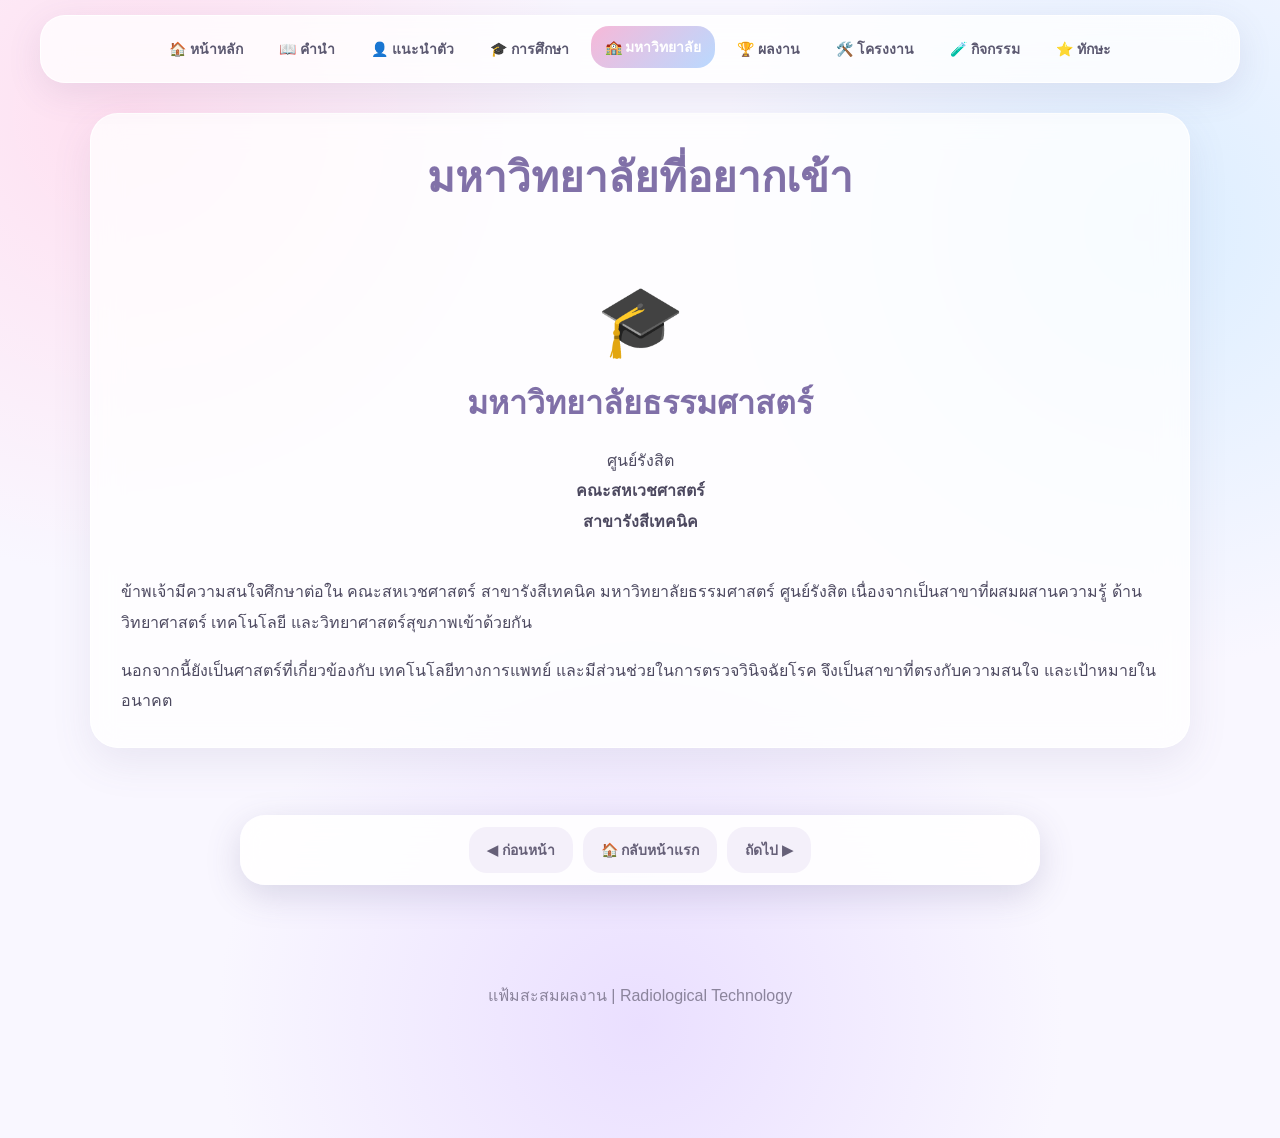
<file: university.html>
<!DOCTYPE html>
<html lang="th">

<head>

<meta charset="UTF-8">
<meta name="viewport" content="width=device-width, initial-scale=1.0">

<title>Portfolio | มหาวิทยาลัยที่อยากเข้า</title>

<link rel="stylesheet" href="./style.css">

</head>

<body>

<!-- =========================
     เมนูด้านบน
========================= -->

<nav class="nav-container">

    <div class="nav">

        <a href="./index.html">
            🏠 หน้าหลัก
        </a>

        <a href="./introduction.html">
            📖 คำนำ
        </a>

        <a href="./about.html">
            👤 แนะนำตัว
        </a>

        <a href="./education.html">
            🎓 การศึกษา
        </a>

        <a href="./university.html" class="active">
            🏫 มหาวิทยาลัย
        </a>

        <a href="./portfolio.html">
            🏆 ผลงาน
        </a>

        <a href="./projects.html">
            🛠️ โครงงาน
        </a>

        <a href="./practice.html">
            🧪 กิจกรรม
        </a>

        <a href="./skills.html">
            ⭐ ทักษะ
        </a>

    </div>

</nav>


<!-- =========================
     เนื้อหาหลัก
========================= -->

<main class="page">

    <div class="container">

        <div class="card">

            <h1 class="page-title">
                มหาวิทยาลัยที่อยากเข้า
            </h1>


            <!-- ข้อมูลมหาวิทยาลัย -->

            <div class="university-box">

                <div class="university-icon">
                    🎓
                </div>

                <h2>
                    มหาวิทยาลัยธรรมศาสตร์
                </h2>

                <p>
                    ศูนย์รังสิต
                </p>

                <p>

                    <strong>
                        คณะสหเวชศาสตร์
                    </strong>

                    <br>

                    <strong>
                        สาขารังสีเทคนิค
                    </strong>

                </p>

            </div>


            <!-- เหตุผลที่อยากเข้า -->

            <p>

                ข้าพเจ้ามีความสนใจศึกษาต่อใน
                คณะสหเวชศาสตร์
                สาขารังสีเทคนิค
                มหาวิทยาลัยธรรมศาสตร์ ศูนย์รังสิต
                เนื่องจากเป็นสาขาที่ผสมผสานความรู้
                ด้านวิทยาศาสตร์ เทคโนโลยี
                และวิทยาศาสตร์สุขภาพเข้าด้วยกัน

            </p>


            <br>


            <p>

                นอกจากนี้ยังเป็นศาสตร์ที่เกี่ยวข้องกับ
                เทคโนโลยีทางการแพทย์
                และมีส่วนช่วยในการตรวจวินิจฉัยโรค
                จึงเป็นสาขาที่ตรงกับความสนใจ
                และเป้าหมายในอนาคต

            </p>

        </div>

    </div>

</main>


<!-- =========================
     ปุ่มด้านล่าง
========================= -->

<div class="bottom-nav">

    <a href="./education.html">
        ◀ ก่อนหน้า
    </a>

    <a href="./index.html">
        🏠 กลับหน้าแรก
    </a>

    <a href="./portfolio.html">
        ถัดไป ▶
    </a>

</div>


<!-- =========================
     Footer
========================= -->

<footer>

    แฟ้มสะสมผลงาน | Radiological Technology

</footer>


</body>
</html>
</file>
<file: style.css>
* {
    box-sizing: border-box;
    margin: 0;
    padding: 0;
    font-family: Arial, Tahoma, sans-serif;
}

html {
    scroll-behavior: smooth;
}

body {
    min-height: 100vh;
    color: #4d4960;
    background:
        radial-gradient(circle at 10% 10%, #ffdff0 0, transparent 30%),
        radial-gradient(circle at 90% 20%, #dceeff 0, transparent 30%),
        radial-gradient(circle at 50% 90%, #eadfff 0, transparent 35%),
        #f9f7ff;
    padding-bottom: 110px;
}


/* =====================================================
   NAVIGATION
===================================================== */

.nav-container {
    position: sticky;
    top: 15px;
    z-index: 1000;

    width: calc(100% - 30px);
    max-width: 1200px;

    margin: 15px auto 30px;
    padding: 12px;

    display: flex;
    justify-content: center;
    align-items: center;
    gap: 8px;
    flex-wrap: wrap;

    background: rgba(255, 255, 255, 0.78);
    backdrop-filter: blur(15px);

    border: 1px solid rgba(255, 255, 255, 0.9);
    border-radius: 25px;

    box-shadow: 0 10px 35px rgba(100, 90, 140, 0.12);
}

.nav {
    display: flex;
    justify-content: center;
    align-items: center;
    gap: 8px;
    flex-wrap: wrap;
}

.nav-container a {
    text-decoration: none;
    color: #5b5870;

    padding: 10px 14px;
    border-radius: 18px;

    font-size: 14px;
    font-weight: bold;

    transition: 0.25s;
}

.nav-container a:hover,
.nav-container a.active {
    background: linear-gradient(
        135deg,
        #f7b8d8,
        #b9d9ff
    );

    color: white;
    transform: translateY(-2px);
}


/* =====================================================
   MAIN
===================================================== */

main {
    width: calc(100% - 30px);
    max-width: 1100px;
    margin: auto;
}

.page {
    min-height: calc(100vh - 100px);
}

.container {
    width: 100%;
    max-width: 1100px;
    margin: auto;
}


/* =====================================================
   HERO
===================================================== */

.hero {
    text-align: center;
    padding: 55px 20px 35px;
}

.badge {
    display: inline-block;

    padding: 8px 18px;
    border-radius: 30px;

    background: linear-gradient(
        135deg,
        #f7b8d8,
        #b9d9ff
    );

    color: white;

    font-size: 13px;
    font-weight: bold;
    letter-spacing: 1px;

    margin-bottom: 15px;
}

.hero h1 {
    font-size: clamp(32px, 6vw, 58px);

    background: linear-gradient(
        90deg,
        #e68bb7,
        #7eb7ee,
        #a995df
    );

    -webkit-background-clip: text;
    -webkit-text-fill-color: transparent;

    margin-bottom: 15px;
}

.hero p {
    max-width: 800px;
    margin: auto;

    line-height: 1.9;
    font-size: 17px;
}


/* =====================================================
   PAGE TITLE
===================================================== */

.page-title {
    text-align: center;

    font-size: clamp(28px, 5vw, 42px);

    color: #8171a8;

    margin-bottom: 30px;
}


/* =====================================================
   CARD
===================================================== */

.card {
    background: rgba(255, 255, 255, 0.78);

    backdrop-filter: blur(15px);

    border: 1px solid rgba(255, 255, 255, 0.95);

    border-radius: 28px;

    padding: 30px;
    margin-bottom: 25px;

    box-shadow:
        0 15px 40px rgba(100, 90, 140, 0.10);
}

.card h2 {
    color: #8171a8;
    margin-bottom: 18px;
}

.card h3 {
    color: #d17da7;
    margin: 15px 0 10px;
}

.card p {
    line-height: 1.9;
}


/* =====================================================
   PROFILE
===================================================== */

.profile {
    width: 220px;
    height: 220px;

    object-fit: cover;

    border-radius: 50%;

    display: block;

    margin: 0 auto 25px;

    border: 8px solid white;

    box-shadow:
        0 12px 35px rgba(100, 90, 140, 0.18);
}

.profile-img {
    width: 260px;
    height: 320px;

    object-fit: cover;

    display: block;

    margin: 0 auto 30px;

    border-radius: 25px;

    border: 8px solid white;

    box-shadow:
        0 12px 35px rgba(100, 90, 140, 0.18);
}


/* =====================================================
   INFO
===================================================== */

.info-grid {
    display: grid;

    grid-template-columns:
        repeat(auto-fit, minmax(220px, 1fr));

    gap: 15px;
}

.info-box {
    background:
        linear-gradient(
            135deg,
            rgba(255, 225, 240, 0.7),
            rgba(220, 238, 255, 0.7)
        );

    border-radius: 20px;

    padding: 20px;

    line-height: 1.8;
}

.info-box strong {
    display: block;

    color: #9b6e99;

    margin-bottom: 5px;
}


/* =====================================================
   GRID
===================================================== */

.grid {
    display: grid;

    grid-template-columns:
        repeat(3, 1fr);

    gap: 22px;
}

.two-grid {
    display: grid;

    grid-template-columns:
        repeat(2, 1fr);

    gap: 22px;
}


/* =====================================================
   WORK CARD
===================================================== */

.work-card {
    overflow: hidden;

    background: rgba(255, 255, 255, 0.82);

    border-radius: 25px;

    box-shadow:
        0 12px 30px rgba(100, 90, 140, 0.10);

    transition: 0.3s;
}

.work-card:hover {
    transform: translateY(-6px);
}

.work-img,
.project-img {
    width: 100%;
    height: 220px;

    object-fit: cover;

    display: block;
}

.work-content {
    padding: 20px;
}

.work-content h3 {
    color: #b66d99;
    margin-bottom: 10px;
}

.work-content p {
    line-height: 1.7;
    font-size: 15px;
}


/* =====================================================
   CONTENT IMAGE
===================================================== */

.content-image {
    width: 100%;
    max-width: 500px;

    height: 300px;

    object-fit: cover;

    display: block;

    margin: 0 auto 20px;

    border-radius: 22px;

    border: 6px solid white;

    box-shadow:
        0 10px 30px rgba(100, 90, 140, 0.12);
}


/* =====================================================
   QUOTE
===================================================== */

.quote {
    text-align: center;

    color: #9a6d99;

    font-size: 18px;
    font-weight: bold;

    line-height: 1.9;

    padding: 15px;
}


/* =====================================================
   UNIVERSITY
===================================================== */

.university-box {
    text-align: center;
    padding: 40px;
}

.university-icon {
    font-size: 70px;
    margin-bottom: 15px;
}

.university-box h2 {
    font-size: 32px;
    color: #8070a8;
}

.university-box h3 {
    color: #c97ba4;
    font-size: 23px;
    margin: 12px 0;
}


/* =====================================================
   SKILLS
===================================================== */

.skill {
    margin-bottom: 25px;
}

.skill-title,
.skill-header {
    display: flex;

    justify-content: space-between;
    align-items: center;

    gap: 15px;

    margin-bottom: 8px;

    font-weight: bold;
}

.skill-bar {
    width: 100%;

    height: 15px;

    background: #eeeaf5;

    border-radius: 20px;

    overflow: hidden;
}

.skill-fill {
    height: 100%;

    width: 85%;

    border-radius: 20px;

    background:
        linear-gradient(
            90deg,
            #f1a9cb,
            #91c7ef
        );

    transition: width 0.5s ease;
}

.skill-box {
    margin: 25px 0;
}


/* =====================================================
   BOTTOM NAVIGATION
===================================================== */

.bottom-nav {
    position: fixed;

    bottom: 15px;
    left: 50%;

    transform: translateX(-50%);

    z-index: 1000;

    width: calc(100% - 30px);
    max-width: 800px;

    display: flex;

    justify-content: center;

    gap: 10px;

    padding: 12px;

    background: rgba(255, 255, 255, 0.88);

    backdrop-filter: blur(15px);

    border-radius: 25px;

    box-shadow:
        0 10px 35px rgba(80, 70, 120, 0.18);
}

.bottom-nav a {
    text-decoration: none;

    color: #666078;

    background: #f4f0fa;

    padding: 12px 18px;

    border-radius: 18px;

    font-weight: bold;
    font-size: 14px;

    transition: 0.25s;

    text-align: center;
}

.bottom-nav a:hover {
    background:
        linear-gradient(
            135deg,
            #f5b5d5,
            #a9d1f4
        );

    color: white;
}


/* =====================================================
   FOOTER
===================================================== */

footer {
    text-align: center;

    margin-top: 50px;

    padding: 20px;

    color: #8b849c;
}


/* =====================================================
   MOBILE
===================================================== */

@media (max-width: 800px) {

    .grid,
    .two-grid {
        grid-template-columns: 1fr;
    }

    .nav-container {
        top: 8px;

        width: calc(100% - 16px);

        margin-top: 8px;
    }

    .nav-container a {
        font-size: 12px;
        padding: 8px 10px;
    }

    .bottom-nav {
        width: calc(100% - 16px);
        gap: 5px;
    }

    .bottom-nav a {
        padding: 10px 11px;
        font-size: 12px;
    }

    .card {
        padding: 22px;
    }

    .content-image {
        height: 250px;
    }

    .profile-img {
        width: 220px;
        height: 280px;
    }

}


/* =====================================================
   SMALL MOBILE
===================================================== */

@media (max-width: 500px) {

    .bottom-nav {
        gap: 5px;
    }

    .bottom-nav a {
        padding: 9px 7px;
        font-size: 11px;
    }

    .hero {
        padding-top: 30px;
    }

    .hero h1 {
        font-size: 36px;
    }

    .card {
        padding: 18px;
    }

    .content-image {
        height: 220px;
    }

    .profile-img {
        width: 190px;
        height: 240px;
    }

    .skill-header {
        font-size: 13px;
    }

}
</file>
